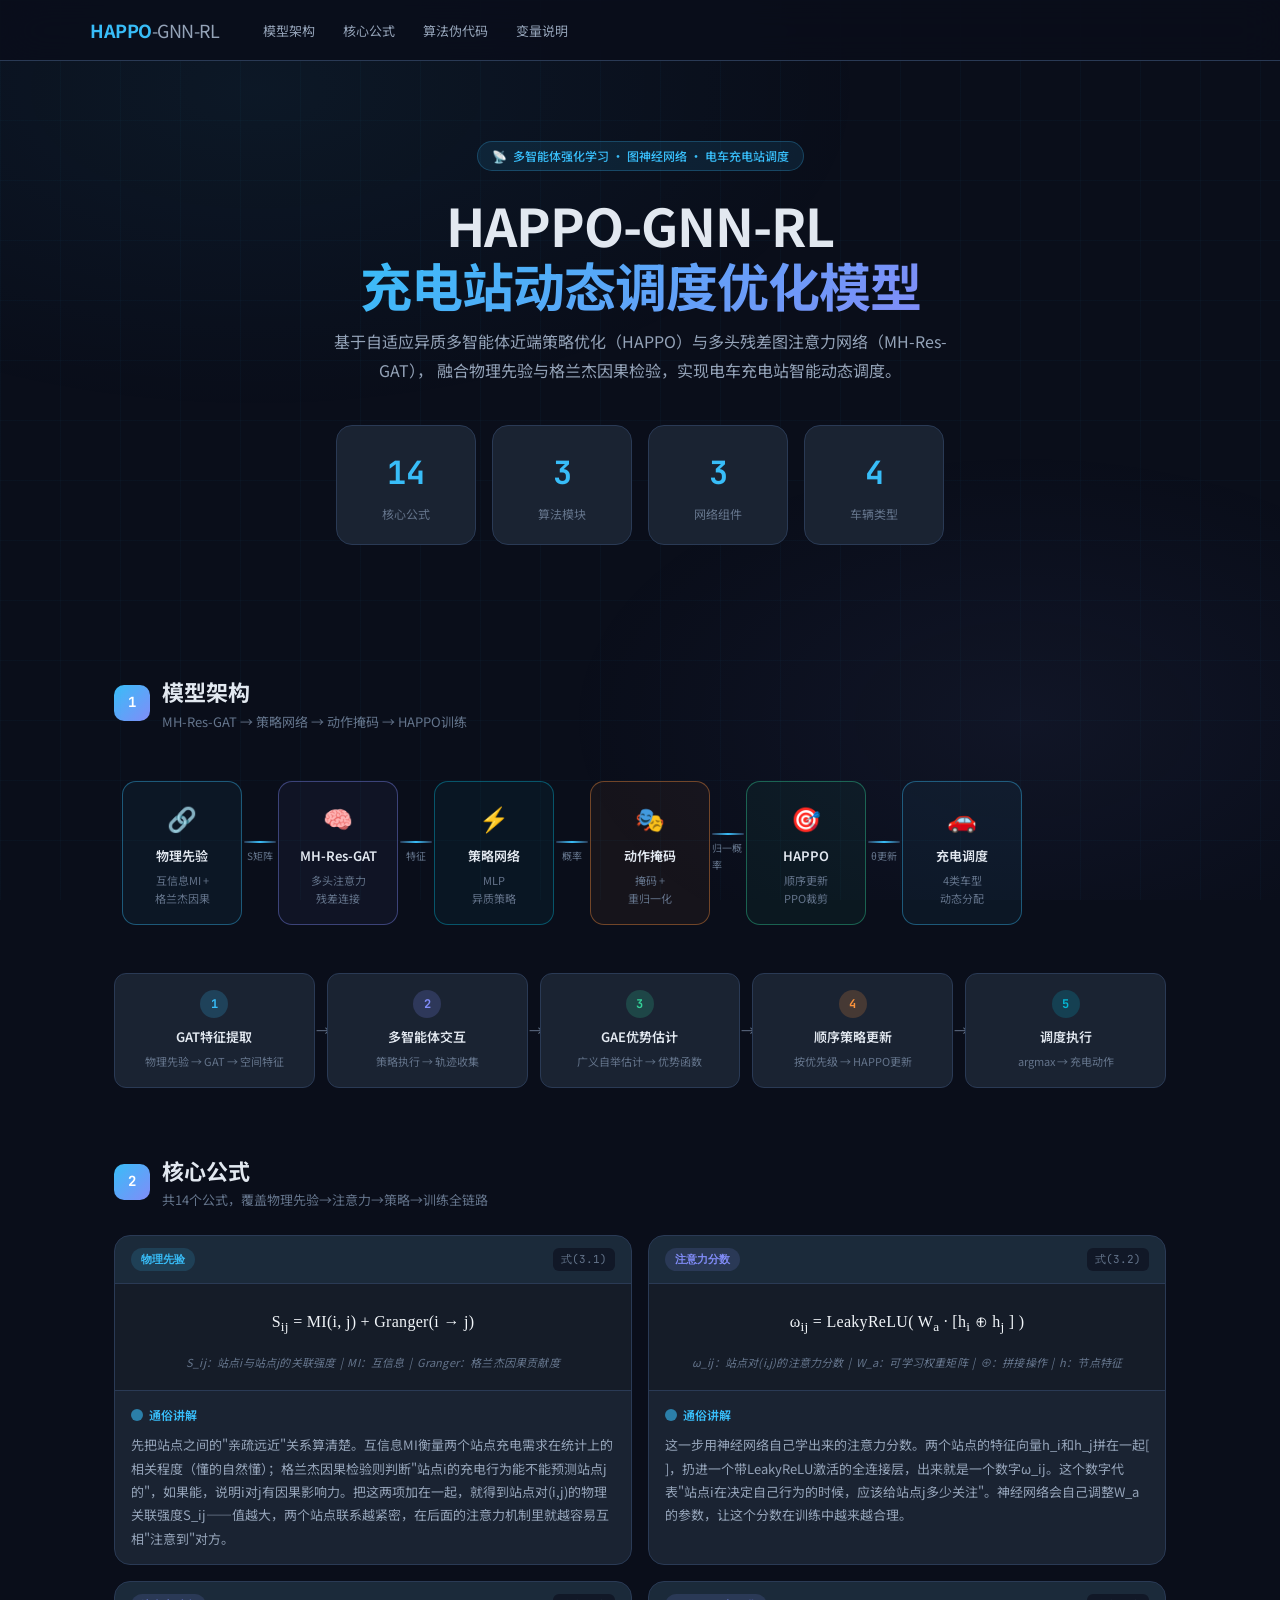
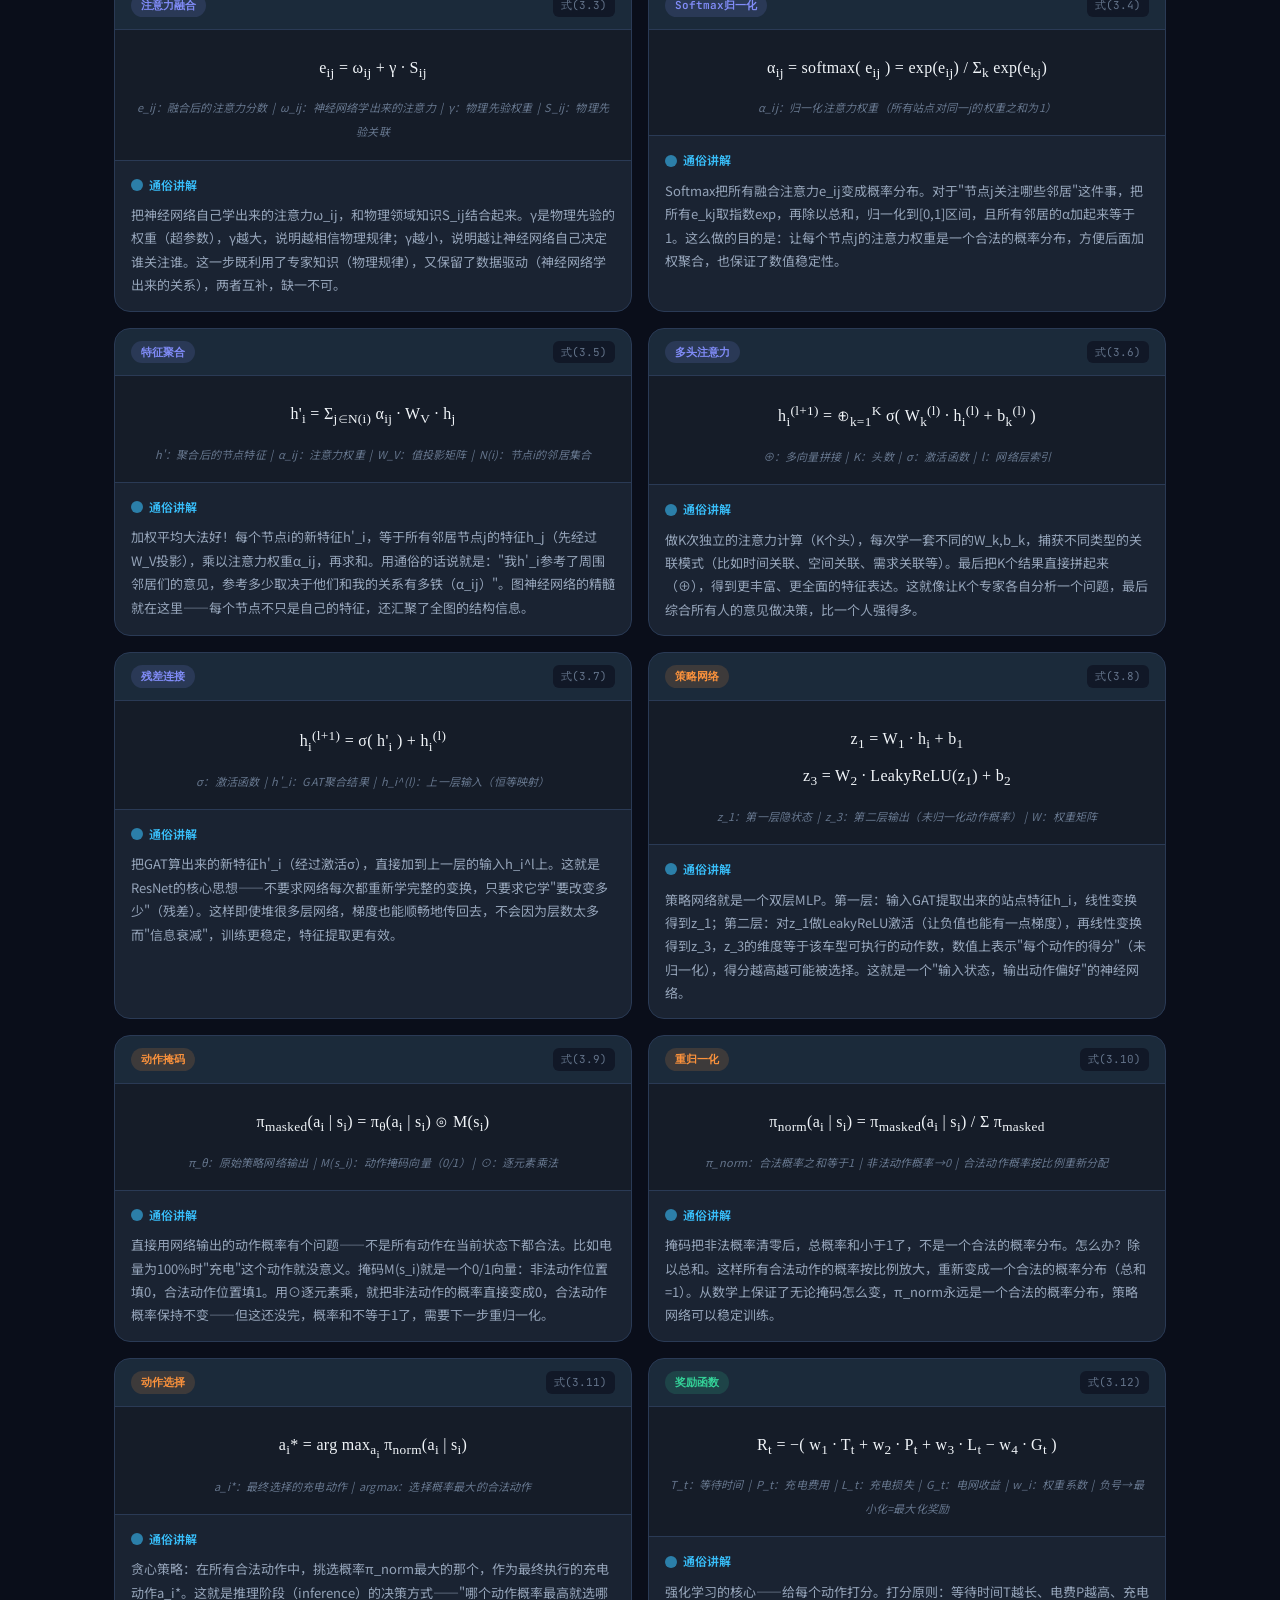
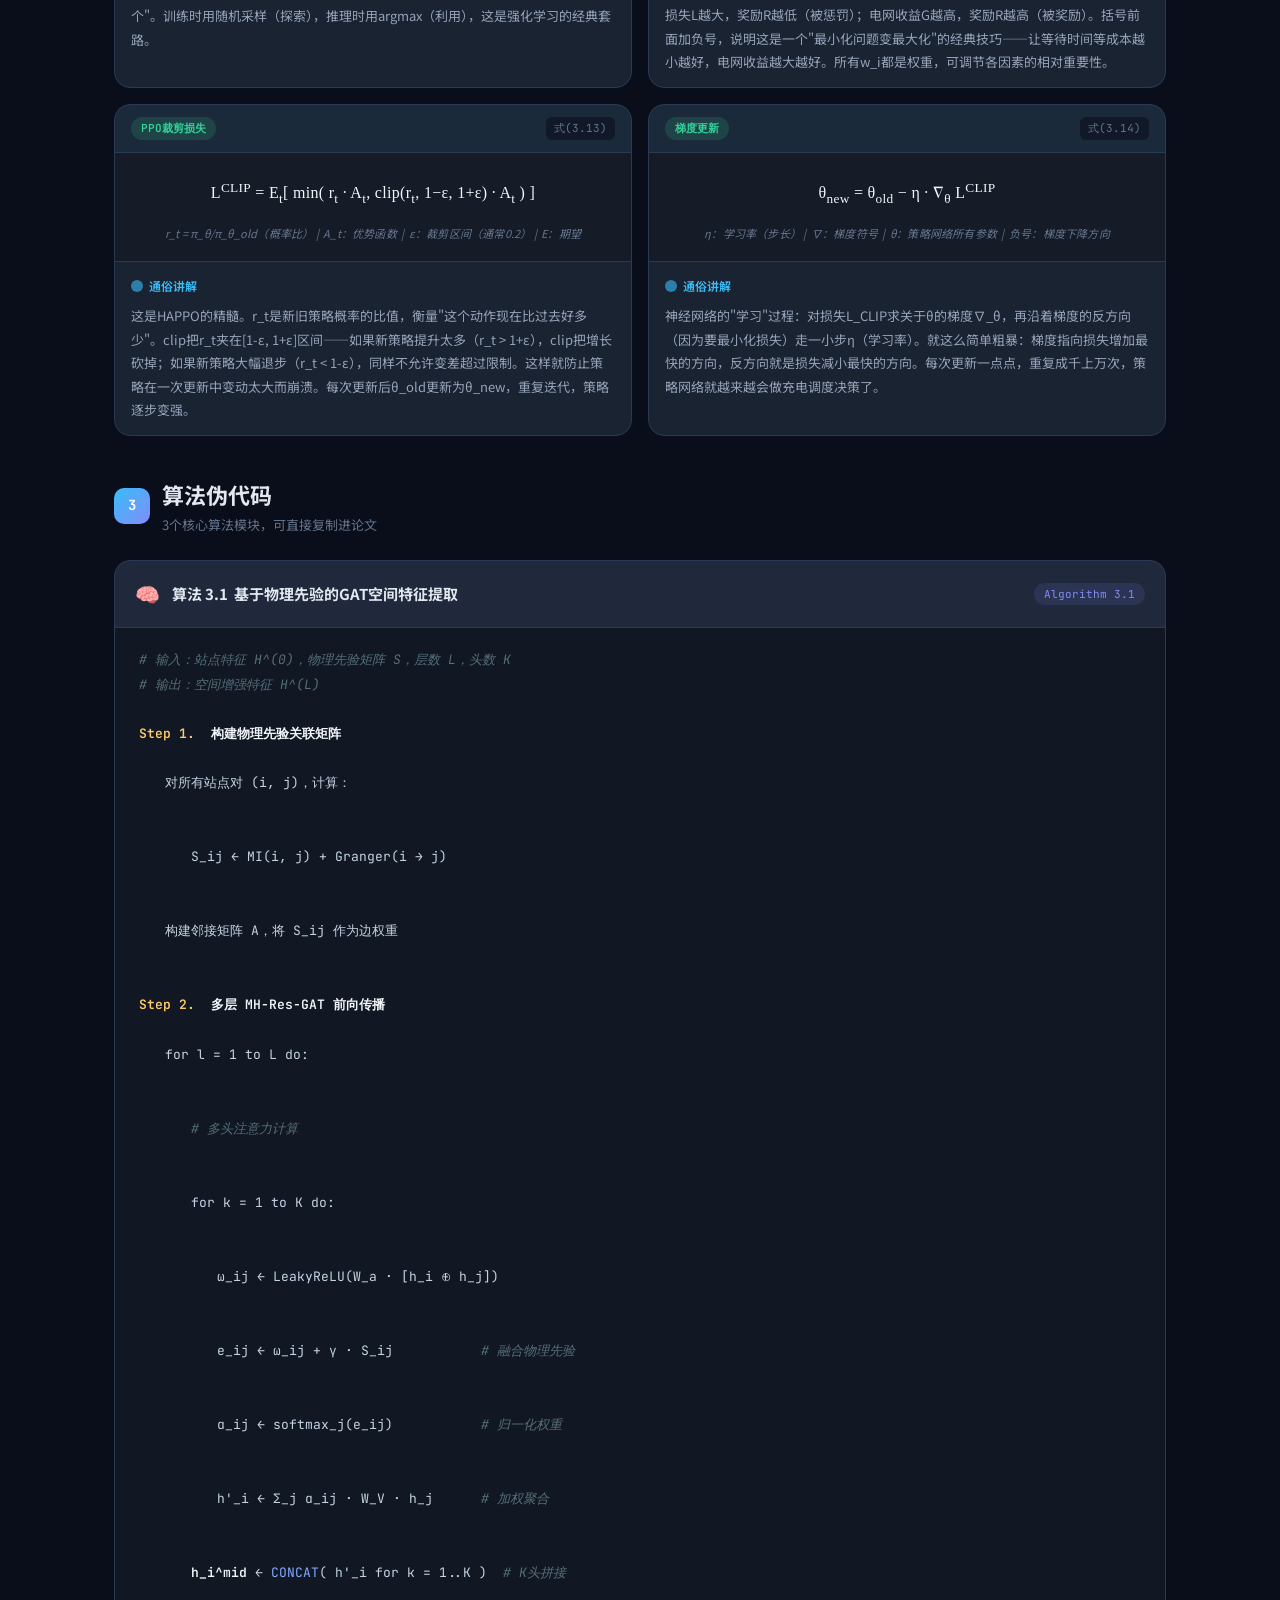
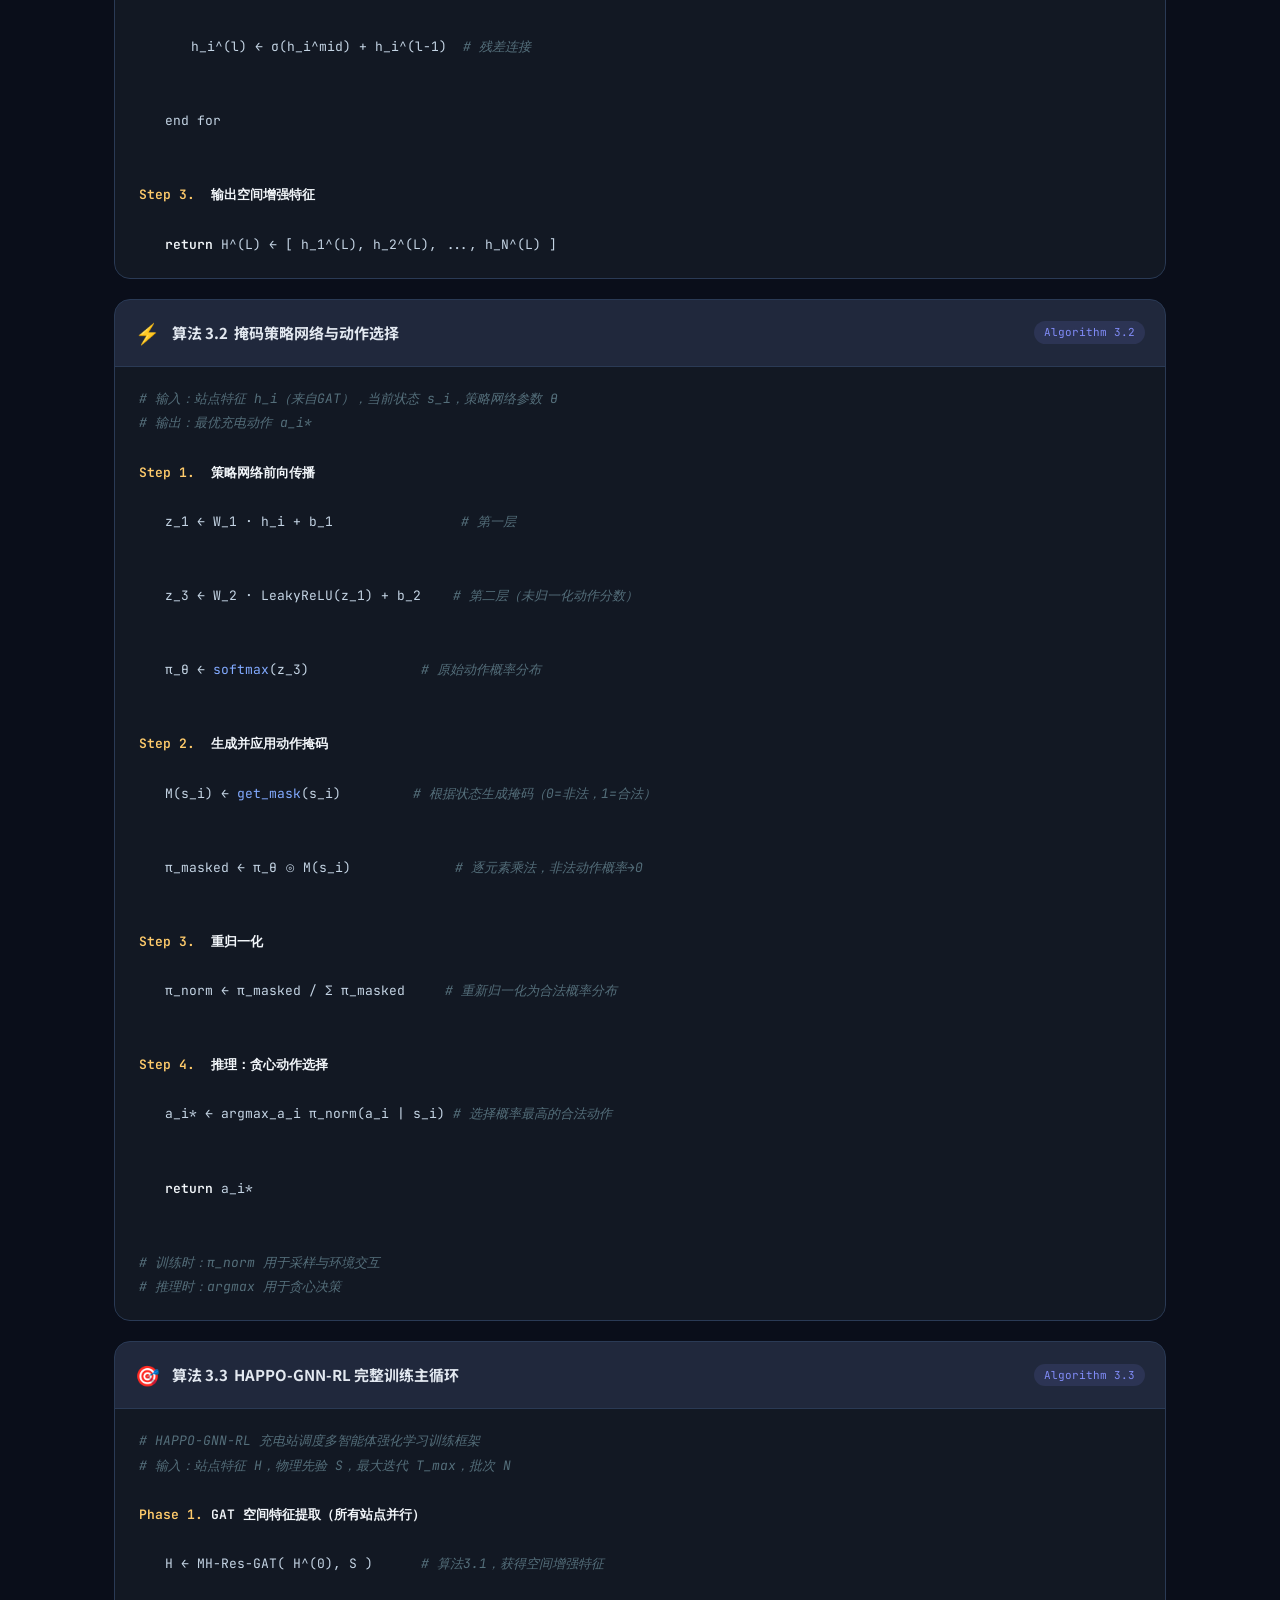
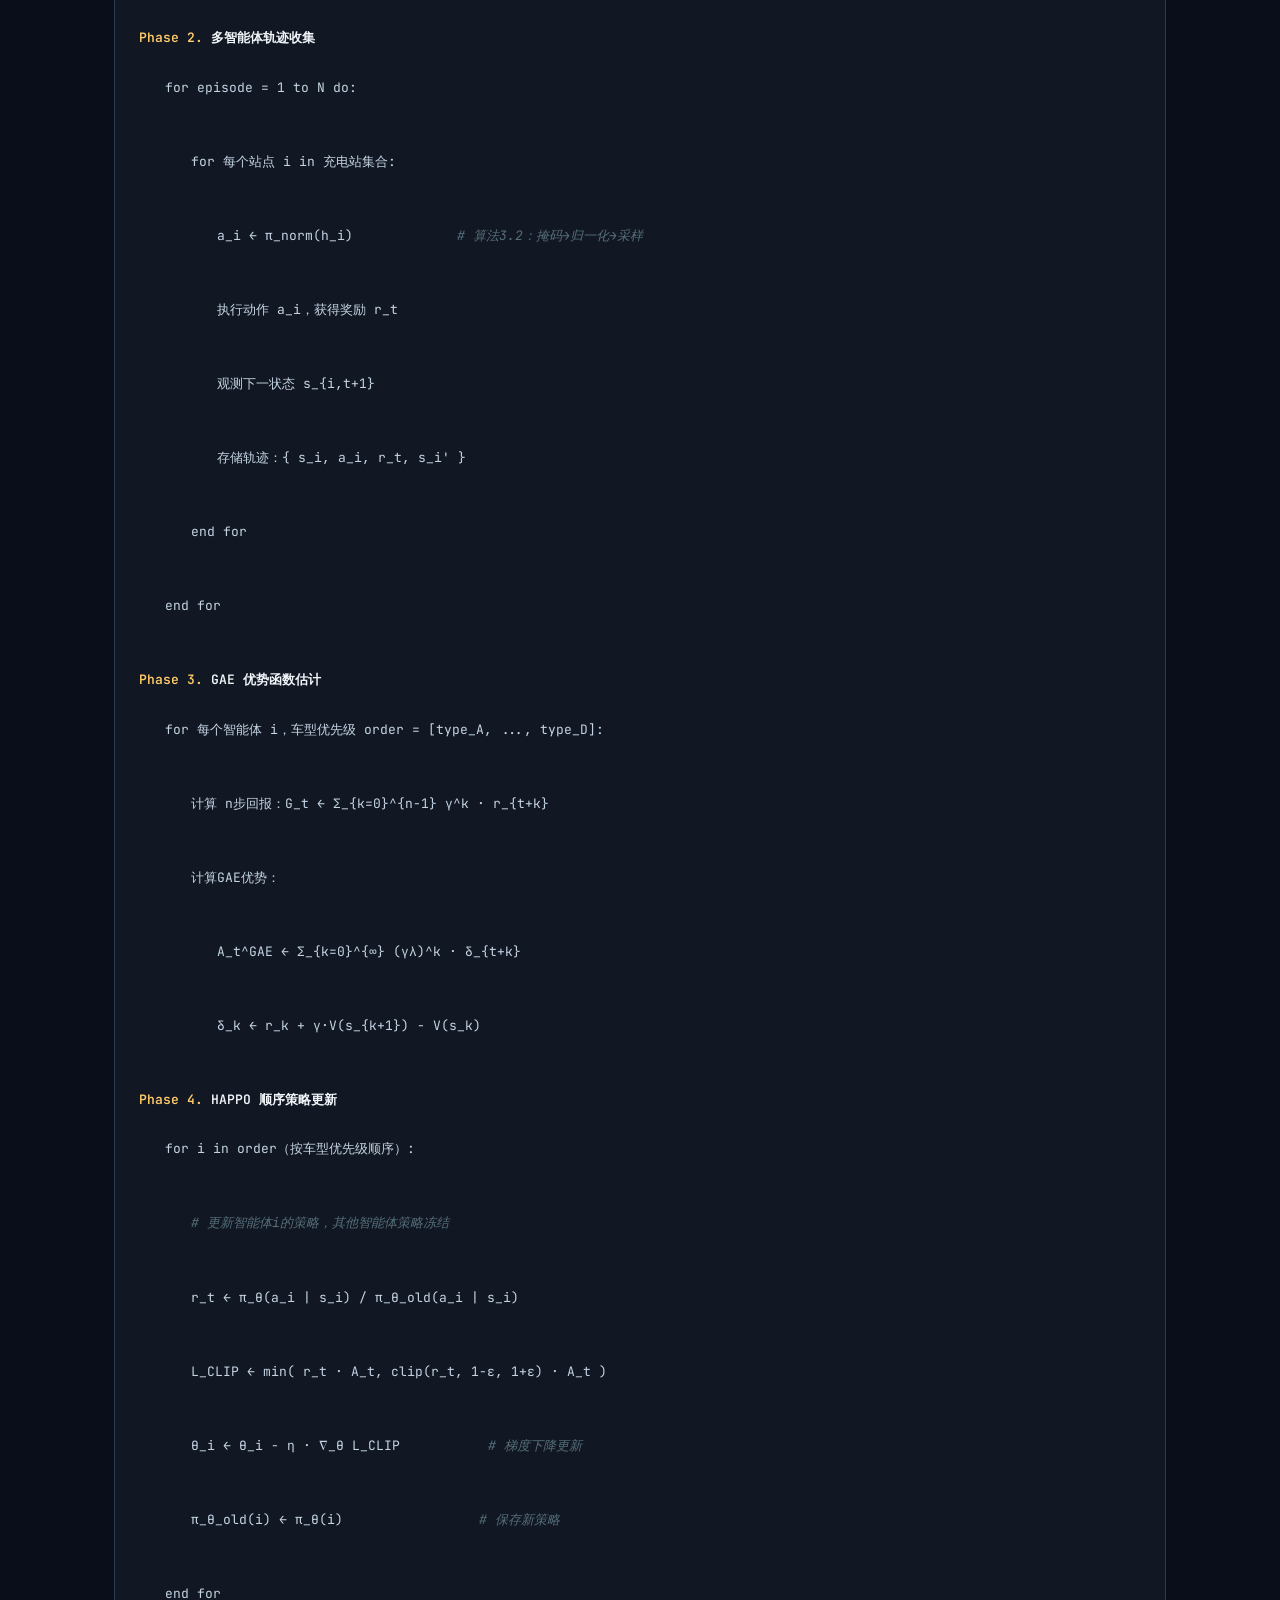
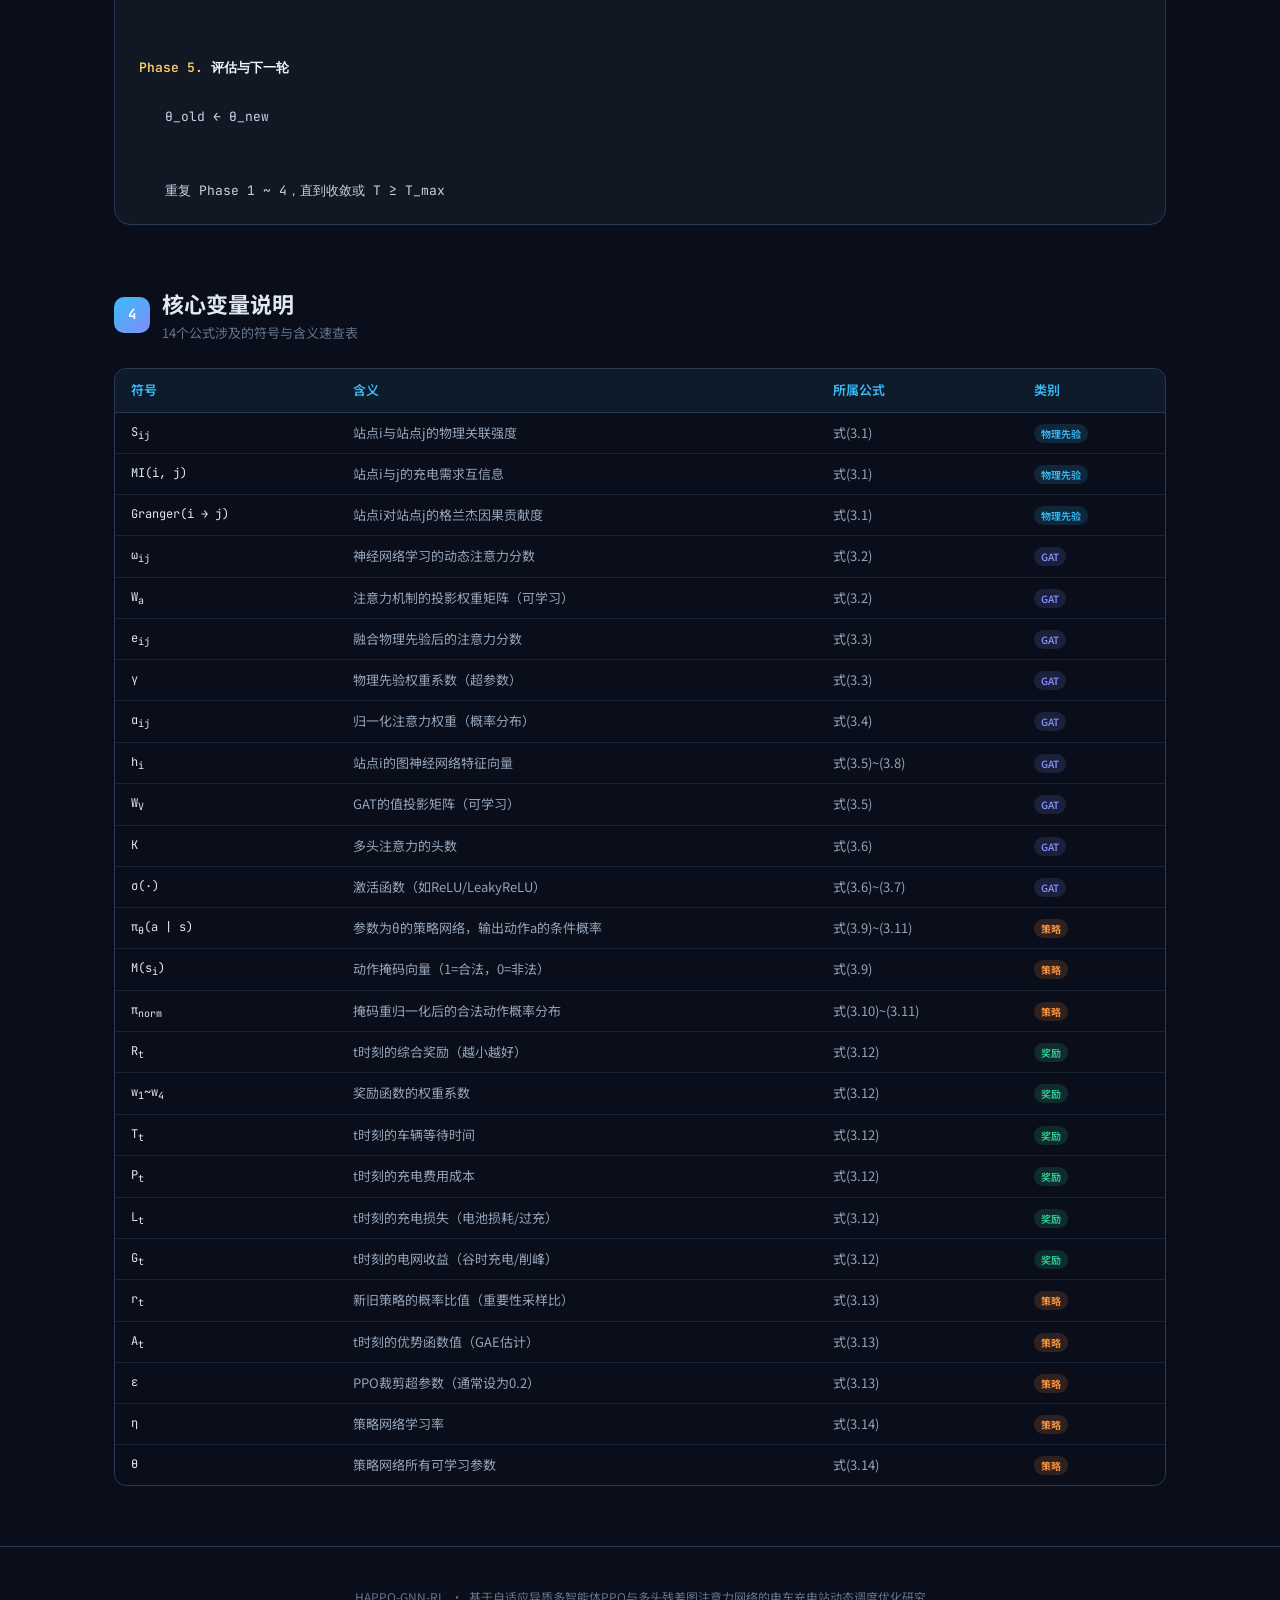
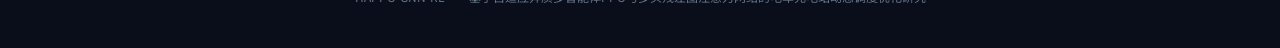
<file: happo_gnn_rl_model.html>
<!DOCTYPE html>
<html lang="zh-CN">
<head>
<meta charset="UTF-8">
<meta name="viewport" content="width=device-width, initial-scale=1.0">
<title>HAPPO-GNN-RL 模型算法 | 电车充电站动态调度优化</title>
<link href="https://fonts.googleapis.com/css2?family=Noto+Sans+SC:wght@300;400;500;700&family=JetBrains+Mono:wght@400;500&display=swap" rel="stylesheet">
<style>
  :root {
    --bg: #0a0e1a;
    --surface: #111827;
    --card: #1a2332;
    --card-hover: #1e2d45;
    --border: #2a3a55;
    --accent: #38bdf8;
    --accent2: #818cf8;
    --accent3: #34d399;
    --accent4: #fb923c;
    --text: #e2e8f0;
    --text-muted: #94a3b8;
    --text-dim: #64748b;
    --glow: rgba(56, 189, 248, 0.15);
    --glow2: rgba(129, 140, 248, 0.15);
  }

  * { margin: 0; padding: 0; box-sizing: border-box; }

  body {
    font-family: 'Noto Sans SC', sans-serif;
    background: var(--bg);
    color: var(--text);
    line-height: 1.7;
    overflow-x: hidden;
  }

  /* 背景粒子 */
  body::before {
    content: '';
    position: fixed;
    top: 0; left: 0; right: 0; bottom: 0;
    background:
      radial-gradient(ellipse 80% 60% at 20% 10%, rgba(56,189,248,0.06) 0%, transparent 60%),
      radial-gradient(ellipse 60% 50% at 80% 80%, rgba(129,140,248,0.06) 0%, transparent 60%);
    pointer-events: none;
    z-index: 0;
  }

  /* 网格线 */
  body::after {
    content: '';
    position: fixed;
    top: 0; left: 0; right: 0; bottom: 0;
    background-image:
      linear-gradient(rgba(56,189,248,0.03) 1px, transparent 1px),
      linear-gradient(90deg, rgba(56,189,248,0.03) 1px, transparent 1px);
    background-size: 60px 60px;
    pointer-events: none;
    z-index: 0;
  }

  .container { max-width: 1100px; margin: 0 auto; padding: 0 24px; position: relative; z-index: 1; }

  /* ========== 导航栏 ========== */
  nav {
    position: sticky;
    top: 0;
    z-index: 100;
    background: rgba(10,14,26,0.85);
    backdrop-filter: blur(20px);
    border-bottom: 1px solid var(--border);
    padding: 0 24px;
  }
  nav .nav-inner {
    max-width: 1100px;
    margin: 0 auto;
    display: flex;
    align-items: center;
    gap: 32px;
    height: 60px;
  }
  nav .logo {
    font-size: 18px;
    font-weight: 700;
    color: var(--accent);
    letter-spacing: -0.5px;
    white-space: nowrap;
  }
  nav .logo span { color: var(--text-muted); font-weight: 400; }
  nav .nav-links { display: flex; gap: 4px; list-style: none; }
  nav .nav-links a {
    color: var(--text-muted);
    text-decoration: none;
    font-size: 13px;
    padding: 6px 12px;
    border-radius: 8px;
    transition: all 0.2s;
  }
  nav .nav-links a:hover { color: var(--text); background: var(--card); }
  nav .nav-links a.active { color: var(--accent); background: rgba(56,189,248,0.1); }

  /* ========== Hero ========== */
  .hero {
    padding: 80px 0 60px;
    text-align: center;
  }
  .hero-badge {
    display: inline-flex;
    align-items: center;
    gap: 6px;
    background: rgba(56,189,248,0.1);
    border: 1px solid rgba(56,189,248,0.25);
    color: var(--accent);
    font-size: 12px;
    padding: 4px 14px;
    border-radius: 100px;
    margin-bottom: 24px;
    font-weight: 500;
  }
  .hero h1 {
    font-size: clamp(28px, 5vw, 52px);
    font-weight: 700;
    line-height: 1.15;
    letter-spacing: -1px;
    margin-bottom: 12px;
  }
  .hero h1 .line1 { color: var(--text); }
  .hero h1 .line2 { background: linear-gradient(135deg, var(--accent), var(--accent2)); -webkit-background-clip: text; -webkit-text-fill-color: transparent; }
  .hero .subtitle {
    font-size: 16px;
    color: var(--text-muted);
    max-width: 640px;
    margin: 0 auto 40px;
    line-height: 1.8;
  }
  .hero-cards {
    display: flex;
    gap: 16px;
    justify-content: center;
    flex-wrap: wrap;
    margin-bottom: 48px;
  }
  .hero-stat {
    background: var(--card);
    border: 1px solid var(--border);
    border-radius: 16px;
    padding: 20px 28px;
    text-align: center;
    min-width: 140px;
  }
  .hero-stat .num {
    font-size: 32px;
    font-weight: 700;
    font-family: 'JetBrains Mono', monospace;
    color: var(--accent);
  }
  .hero-stat .label { font-size: 12px; color: var(--text-dim); margin-top: 4px; }

  /* ========== 架构图 ========== */
  .arch-section { padding: 20px 0 40px; }
  .arch-title {
    font-size: 20px;
    font-weight: 700;
    margin-bottom: 6px;
    color: var(--text);
  }
  .arch-subtitle { font-size: 13px; color: var(--text-dim); margin-bottom: 24px; }
  .arch-flow {
    display: flex;
    align-items: center;
    gap: 0;
    overflow-x: auto;
    padding: 24px 8px;
    scrollbar-width: thin;
    scrollbar-color: var(--border) transparent;
  }
  .arch-flow::-webkit-scrollbar { height: 4px; }
  .arch-flow::-webkit-scrollbar-thumb { background: var(--border); border-radius: 2px; }
  .arch-node {
    flex: 0 0 auto;
    background: var(--card);
    border: 1px solid var(--border);
    border-radius: 14px;
    padding: 16px 20px;
    text-align: center;
    min-width: 120px;
    position: relative;
  }
  .arch-node .node-icon { font-size: 24px; margin-bottom: 6px; }
  .arch-node .node-name { font-size: 13px; font-weight: 600; color: var(--text); }
  .arch-node .node-desc { font-size: 11px; color: var(--text-dim); margin-top: 4px; }
  .arch-node.blue { border-color: rgba(56,189,248,0.4); background: rgba(56,189,248,0.05); }
  .arch-node.purple { border-color: rgba(129,140,248,0.4); background: rgba(129,140,248,0.05); }
  .arch-node.green { border-color: rgba(52,211,153,0.4); background: rgba(52,211,153,0.05); }
  .arch-node.orange { border-color: rgba(251,146,60,0.4); background: rgba(251,146,60,0.05); }
  .arch-node.cyan { border-color: rgba(6,182,212,0.4); background: rgba(6,182,212,0.05); }
  .arch-arrow {
    flex: 0 0 32px;
    display: flex;
    flex-direction: column;
    align-items: center;
    gap: 4px;
    padding: 0 2px;
  }
  .arch-arrow .line {
    width: 32px;
    height: 2px;
    background: linear-gradient(90deg, var(--border), var(--accent), var(--border));
    border-radius: 1px;
  }
  .arch-arrow .arrow-text { font-size: 10px; color: var(--text-dim); }

  /* ========== 通用区块 ========== */
  .section { padding: 20px 0; }
  .section-header {
    display: flex;
    align-items: center;
    gap: 12px;
    margin-bottom: 24px;
  }
  .section-num {
    width: 36px; height: 36px;
    background: linear-gradient(135deg, var(--accent), var(--accent2));
    border-radius: 10px;
    display: flex;
    align-items: center;
    justify-content: center;
    font-size: 14px;
    font-weight: 700;
    color: white;
    font-family: 'JetBrains Mono', monospace;
    flex-shrink: 0;
  }
  .section-title {
    font-size: 22px;
    font-weight: 700;
    color: var(--text);
  }
  .section-subtitle { font-size: 13px; color: var(--text-dim); }

  /* ========== 公式卡片 ========== */
  .formula-grid {
    display: grid;
    grid-template-columns: repeat(auto-fill, minmax(500px, 1fr));
    gap: 16px;
  }
  @media(max-width: 600px) {
    .formula-grid { grid-template-columns: 1fr; }
  }

  .formula-card {
    background: var(--card);
    border: 1px solid var(--border);
    border-radius: 16px;
    overflow: hidden;
    transition: all 0.3s;
  }
  .formula-card:hover {
    border-color: rgba(56,189,248,0.3);
    box-shadow: 0 0 24px var(--glow);
    transform: translateY(-2px);
  }
  .formula-card-header {
    display: flex;
    align-items: center;
    gap: 10px;
    padding: 12px 16px;
    background: rgba(56,189,248,0.04);
    border-bottom: 1px solid var(--border);
  }
  .formula-card-header .tag {
    font-size: 11px;
    font-weight: 600;
    padding: 2px 10px;
    border-radius: 100px;
    font-family: 'JetBrains Mono', monospace;
  }
  .tag-formula { background: rgba(56,189,248,0.15); color: var(--accent); }
  .tag-step { background: rgba(129,140,248,0.15); color: var(--accent2); }
  .tag-loss { background: rgba(52,211,153,0.15); color: var(--accent3); }
  .tag-action { background: rgba(251,146,60,0.15); color: var(--accent4); }
  .tag-label { background: rgba(6,182,212,0.15); color: #06b6d4; }

  .formula-number {
    margin-left: auto;
    font-size: 11px;
    color: var(--text-dim);
    font-family: 'JetBrains Mono', monospace;
    background: var(--surface);
    padding: 2px 8px;
    border-radius: 6px;
  }

  .formula-display {
    padding: 20px 20px 16px;
    text-align: center;
    font-family: 'Cambria Math', 'Noto Serif SC', serif;
    font-size: 15px;
    color: var(--text);
    line-height: 2.2;
    background: rgba(0,0,0,0.2);
    border-bottom: 1px solid var(--border);
    letter-spacing: 0.3px;
  }
  .formula-display .main-eq {
    display: block;
    font-size: 16px;
    color: #f1f5f9;
    margin-bottom: 8px;
  }
  .formula-display .var-note {
    display: block;
    font-size: 11px;
    color: var(--text-dim);
    font-family: 'Noto Sans SC', sans-serif;
    font-style: italic;
    letter-spacing: 0.2px;
  }

  .formula-explain {
    padding: 14px 16px;
  }
  .formula-explain h4 {
    font-size: 12px;
    font-weight: 600;
    color: var(--accent);
    margin-bottom: 8px;
    display: flex;
    align-items: center;
    gap: 6px;
  }
  .formula-explain h4::before {
    content: '';
    width: 12px;
    height: 12px;
    background: var(--accent);
    border-radius: 50%;
    opacity: 0.6;
  }
  .formula-explain p {
    font-size: 13px;
    color: var(--text-muted);
    line-height: 1.8;
  }

  /* ========== 算法区块 ========== */
  .algo-card {
    background: var(--card);
    border: 1px solid var(--border);
    border-radius: 16px;
    overflow: hidden;
    margin-bottom: 20px;
    transition: all 0.3s;
  }
  .algo-card:hover {
    border-color: rgba(129,140,248,0.3);
    box-shadow: 0 0 20px var(--glow2);
  }
  .algo-header {
    padding: 16px 20px;
    background: rgba(129,140,248,0.05);
    border-bottom: 1px solid var(--border);
    display: flex;
    align-items: center;
    gap: 12px;
  }
  .algo-icon { font-size: 20px; }
  .algo-title { font-size: 15px; font-weight: 700; color: var(--text); }
  .algo-tag {
    margin-left: auto;
    font-size: 11px;
    color: var(--accent2);
    background: rgba(129,140,248,0.12);
    padding: 2px 10px;
    border-radius: 100px;
    font-family: 'JetBrains Mono', monospace;
  }
  .algo-body { padding: 0; }
  .algo-code {
    font-family: 'JetBrains Mono', monospace;
    font-size: 13px;
    line-height: 1.9;
    padding: 20px 24px;
    background: rgba(0,0,0,0.3);
    color: #c4d4e4;
    overflow-x: auto;
  }
  .algo-code::-webkit-scrollbar { height: 4px; }
  .algo-code::-webkit-scrollbar-thumb { background: var(--border); border-radius: 2px; }
  .algo-code .kw { color: #c792ea; font-weight: 600; }
  .algo-code .fn { color: #82aaff; }
  .algo-code .num { color: #f78c6c; }
  .algo-code .comment { color: #546e7a; font-style: italic; }
  .algo-code .indent { padding-left: 2em; display: block; }
  .algo-code .indent2 { padding-left: 4em; display: block; }
  .algo-code .indent3 { padding-left: 6em; display: block; }
  .algo-code .step { color: #ffcb6b; font-weight: 600; }
  .algo-code .arrow { color: var(--accent3); }
  .algo-code .bold { color: #f1f5f9; font-weight: 600; }

  /* ========== 流程阶段 ========== */
  .phase-strip {
    display: grid;
    grid-template-columns: repeat(5, 1fr);
    gap: 12px;
    margin: 24px 0;
  }
  @media(max-width: 768px) {
    .phase-strip { grid-template-columns: 1fr 1fr; }
  }
  .phase-item {
    background: var(--card);
    border: 1px solid var(--border);
    border-radius: 12px;
    padding: 16px;
    text-align: center;
    position: relative;
  }
  .phase-item::after {
    content: '→';
    position: absolute;
    right: -16px;
    top: 50%;
    transform: translateY(-50%);
    color: var(--text-dim);
    font-size: 14px;
  }
  .phase-item:last-child::after { display: none; }
  .phase-num {
    width: 28px; height: 28px;
    border-radius: 50%;
    display: flex;
    align-items: center;
    justify-content: center;
    font-size: 12px;
    font-weight: 700;
    margin: 0 auto 8px;
    font-family: 'JetBrains Mono', monospace;
  }
  .phase-item:nth-child(1) .phase-num { background: rgba(56,189,248,0.2); color: var(--accent); }
  .phase-item:nth-child(2) .phase-num { background: rgba(129,140,248,0.2); color: var(--accent2); }
  .phase-item:nth-child(3) .phase-num { background: rgba(52,211,153,0.2); color: var(--accent3); }
  .phase-item:nth-child(4) .phase-num { background: rgba(251,146,60,0.2); color: var(--accent4); }
  .phase-item:nth-child(5) .phase-num { background: rgba(6,182,212,0.2); color: #06b6d4; }
  .phase-item .phase-name { font-size: 13px; font-weight: 600; color: var(--text); }
  .phase-item .phase-desc { font-size: 11px; color: var(--text-dim); margin-top: 4px; }

  /* ========== 变量表 ========== */
  .var-table-wrap {
    overflow-x: auto;
    border-radius: 12px;
    border: 1px solid var(--border);
    margin-top: 24px;
  }
  .var-table { width: 100%; border-collapse: collapse; font-size: 13px; }
  .var-table th {
    background: rgba(56,189,248,0.08);
    color: var(--accent);
    padding: 10px 16px;
    text-align: left;
    font-weight: 600;
    border-bottom: 1px solid var(--border);
    white-space: nowrap;
  }
  .var-table td {
    padding: 9px 16px;
    color: var(--text-muted);
    border-bottom: 1px solid rgba(42,58,85,0.5);
    vertical-align: top;
  }
  .var-table tr:last-child td { border-bottom: none; }
  .var-table tr:hover td { background: rgba(56,189,248,0.03); }
  .var-table .sym { font-family: 'JetBrains Mono', monospace; color: var(--text); font-size: 12px; }
  .var-table .role-badge {
    display: inline-block;
    font-size: 10px;
    padding: 1px 7px;
    border-radius: 100px;
    font-weight: 600;
  }
  .role-physics { background: rgba(56,189,248,0.15); color: var(--accent); }
  .role-gat { background: rgba(129,140,248,0.15); color: var(--accent2); }
  .role-policy { background: rgba(251,146,60,0.15); color: var(--accent4); }
  .role-reward { background: rgba(52,211,153,0.15); color: var(--accent3); }

  /* ========== 页脚 ========== */
  footer {
    text-align: center;
    padding: 40px 24px;
    color: var(--text-dim);
    font-size: 12px;
    border-top: 1px solid var(--border);
    margin-top: 40px;
  }

  /* 动画 */
  @keyframes fadeInUp {
    from { opacity: 0; transform: translateY(20px); }
    to { opacity: 1; transform: translateY(0); }
  }
  .section { animation: fadeInUp 0.6s ease both; }
  .section:nth-child(2) { animation-delay: 0.1s; }
  .section:nth-child(3) { animation-delay: 0.2s; }
  .section:nth-child(4) { animation-delay: 0.3s; }
</style>
</head>
<body>

<!-- 导航栏 -->
<nav>
  <div class="nav-inner">
    <div class="logo">HAPPO<span>-GNN-RL</span></div>
    <ul class="nav-links">
      <li><a href="#arch" class="active">模型架构</a></li>
      <li><a href="#formulas">核心公式</a></li>
      <li><a href="#algorithms">算法伪代码</a></li>
      <li><a href="#variables">变量说明</a></li>
    </ul>
  </div>
</nav>

<!-- Hero -->
<section class="hero">
  <div class="container">
    <div class="hero-badge">
      <span>📡</span> 多智能体强化学习 · 图神经网络 · 电车充电站调度
    </div>
    <h1>
      <span class="line1">HAPPO-GNN-RL</span><br>
      <span class="line2">充电站动态调度优化模型</span>
    </h1>
    <p class="subtitle">
      基于自适应异质多智能体近端策略优化（HAPPO）与多头残差图注意力网络（MH-Res-GAT），
      融合物理先验与格兰杰因果检验，实现电车充电站智能动态调度。
    </p>
    <div class="hero-cards">
      <div class="hero-stat"><div class="num">14</div><div class="label">核心公式</div></div>
      <div class="hero-stat"><div class="num">3</div><div class="label">算法模块</div></div>
      <div class="hero-stat"><div class="num">3</div><div class="label">网络组件</div></div>
      <div class="hero-stat"><div class="num">4</div><div class="label">车辆类型</div></div>
    </div>
  </div>
</section>

<!-- 架构图 -->
<section class="arch-section section" id="arch">
  <div class="container">
    <div class="section-header">
      <div class="section-num">1</div>
      <div>
        <div class="section-title">模型架构</div>
        <div class="section-subtitle">MH-Res-GAT → 策略网络 → 动作掩码 → HAPPO训练</div>
      </div>
    </div>
    <div class="arch-flow">
      <div class="arch-node blue">
        <div class="node-icon">🔗</div>
        <div class="node-name">物理先验</div>
        <div class="node-desc">互信息MI +<br>格兰杰因果</div>
      </div>
      <div class="arch-arrow"><div class="line"></div><div class="arrow-text">S矩阵</div></div>
      <div class="arch-node purple">
        <div class="node-icon">🧠</div>
        <div class="node-name">MH-Res-GAT</div>
        <div class="node-desc">多头注意力<br>残差连接</div>
      </div>
      <div class="arch-arrow"><div class="line"></div><div class="arrow-text">特征</div></div>
      <div class="arch-node cyan">
        <div class="node-icon">⚡</div>
        <div class="node-name">策略网络</div>
        <div class="node-desc">MLP<br>异质策略</div>
      </div>
      <div class="arch-arrow"><div class="line"></div><div class="arrow-text">概率</div></div>
      <div class="arch-node orange">
        <div class="node-icon">🎭</div>
        <div class="node-name">动作掩码</div>
        <div class="node-desc">掩码 +<br>重归一化</div>
      </div>
      <div class="arch-arrow"><div class="line"></div><div class="arrow-text">归一概率</div></div>
      <div class="arch-node green">
        <div class="node-icon">🎯</div>
        <div class="node-name">HAPPO</div>
        <div class="node-desc">顺序更新<br>PPO裁剪</div>
      </div>
      <div class="arch-arrow"><div class="line"></div><div class="arrow-text">θ更新</div></div>
      <div class="arch-node blue">
        <div class="node-icon">🚗</div>
        <div class="node-name">充电调度</div>
        <div class="node-desc">4类车型<br>动态分配</div>
      </div>
    </div>

    <!-- 训练流程 -->
    <div class="phase-strip">
      <div class="phase-item">
        <div class="phase-num">1</div>
        <div class="phase-name">GAT特征提取</div>
        <div class="phase-desc">物理先验 → GAT → 空间特征</div>
      </div>
      <div class="phase-item">
        <div class="phase-num">2</div>
        <div class="phase-name">多智能体交互</div>
        <div class="phase-desc">策略执行 → 轨迹收集</div>
      </div>
      <div class="phase-item">
        <div class="phase-num">3</div>
        <div class="phase-name">GAE优势估计</div>
        <div class="phase-desc">广义自举估计 → 优势函数</div>
      </div>
      <div class="phase-item">
        <div class="phase-num">4</div>
        <div class="phase-name">顺序策略更新</div>
        <div class="phase-desc">按优先级 → HAPPO更新</div>
      </div>
      <div class="phase-item">
        <div class="phase-num">5</div>
        <div class="phase-name">调度执行</div>
        <div class="phase-desc">argmax → 充电动作</div>
      </div>
    </div>
  </div>
</section>

<!-- 公式列表 -->
<section class="section" id="formulas">
  <div class="container">
    <div class="section-header">
      <div class="section-num">2</div>
      <div>
        <div class="section-title">核心公式</div>
        <div class="section-subtitle">共14个公式，覆盖物理先验→注意力→策略→训练全链路</div>
      </div>
    </div>

    <div class="formula-grid">

      <!-- 式(3.1) 物理先验 -->
      <div class="formula-card">
        <div class="formula-card-header">
          <span class="tag tag-formula">物理先验</span>
          <span class="formula-number">式(3.1)</span>
        </div>
        <div class="formula-display">
          <span class="main-eq">S<sub>ij</sub> = MI(i, j) + Granger(i → j)</span>
          <span class="var-note">S_ij：站点i与站点j的关联强度 &nbsp;|&nbsp; MI：互信息 &nbsp;|&nbsp; Granger：格兰杰因果贡献度</span>
        </div>
        <div class="formula-explain">
          <h4>通俗讲解</h4>
          <p>先把站点之间的"亲疏远近"关系算清楚。互信息MI衡量两个站点充电需求在统计上的相关程度（懂的自然懂）；格兰杰因果检验则判断"站点i的充电行为能不能预测站点j的"，如果能，说明i对j有因果影响力。把这两项加在一起，就得到站点对(i,j)的物理关联强度S_ij——值越大，两个站点联系越紧密，在后面的注意力机制里就越容易互相"注意到"对方。</p>
        </div>
      </div>

      <!-- 式(3.2) 动态注意力 -->
      <div class="formula-card">
        <div class="formula-card-header">
          <span class="tag tag-step">注意力分数</span>
          <span class="formula-number">式(3.2)</span>
        </div>
        <div class="formula-display">
          <span class="main-eq">ω<sub>ij</sub> = LeakyReLU( W<sub>a</sub> · [h<sub>i</sub> ⊕ h<sub>j</sub> ] )</span>
          <span class="var-note">ω_ij：站点对(i,j)的注意力分数 &nbsp;|&nbsp; W_a：可学习权重矩阵 &nbsp;|&nbsp; ⊕：拼接操作 &nbsp;|&nbsp; h：节点特征</span>
        </div>
        <div class="formula-explain">
          <h4>通俗讲解</h4>
          <p>这一步用神经网络自己学出来的注意力分数。两个站点的特征向量h_i和h_j拼在一起[ ]，扔进一个带LeakyReLU激活的全连接层，出来就是一个数字ω_ij。这个数字代表"站点i在决定自己行为的时候，应该给站点j多少关注"。神经网络会自己调整W_a的参数，让这个分数在训练中越来越合理。</p>
        </div>
      </div>

      <!-- 式(3.3) 注意力融合 -->
      <div class="formula-card">
        <div class="formula-card-header">
          <span class="tag tag-step">注意力融合</span>
          <span class="formula-number">式(3.3)</span>
        </div>
        <div class="formula-display">
          <span class="main-eq">e<sub>ij</sub> = ω<sub>ij</sub> + γ · S<sub>ij</sub></span>
          <span class="var-note">e_ij：融合后的注意力分数 &nbsp;|&nbsp; ω_ij：神经网络学出来的注意力 &nbsp;|&nbsp; γ：物理先验权重 &nbsp;|&nbsp; S_ij：物理先验关联</span>
        </div>
        <div class="formula-explain">
          <h4>通俗讲解</h4>
          <p>把神经网络自己学出来的注意力ω_ij，和物理领域知识S_ij结合起来。γ是物理先验的权重（超参数），γ越大，说明越相信物理规律；γ越小，说明越让神经网络自己决定谁关注谁。这一步既利用了专家知识（物理规律），又保留了数据驱动（神经网络学出来的关系），两者互补，缺一不可。</p>
        </div>
      </div>

      <!-- 式(3.4) 归一化 -->
      <div class="formula-card">
        <div class="formula-card-header">
          <span class="tag tag-step">Softmax归一化</span>
          <span class="formula-number">式(3.4)</span>
        </div>
        <div class="formula-display">
          <span class="main-eq">α<sub>ij</sub> = softmax( e<sub>ij</sub> ) = exp(e<sub>ij</sub>) / Σ<sub>k</sub> exp(e<sub>kj</sub>)</span>
          <span class="var-note">α_ij：归一化注意力权重（所有站点对同一j的权重之和为1）</span>
        </div>
        <div class="formula-explain">
          <h4>通俗讲解</h4>
          <p>Softmax把所有融合注意力e_ij变成概率分布。对于"节点j关注哪些邻居"这件事，把所有e_kj取指数exp，再除以总和，归一化到[0,1]区间，且所有邻居的α加起来等于1。这么做的目的是：让每个节点j的注意力权重是一个合法的概率分布，方便后面加权聚合，也保证了数值稳定性。</p>
        </div>
      </div>

      <!-- 式(3.5) 图特征聚合 -->
      <div class="formula-card">
        <div class="formula-card-header">
          <span class="tag tag-step">特征聚合</span>
          <span class="formula-number">式(3.5)</span>
        </div>
        <div class="formula-display">
          <span class="main-eq">h'<sub>i</sub> = Σ<sub>j∈N(i)</sub> α<sub>ij</sub> · W<sub>V</sub> · h<sub>j</sub></span>
          <span class="var-note">h'：聚合后的节点特征 &nbsp;|&nbsp; α_ij：注意力权重 &nbsp;|&nbsp; W_V：值投影矩阵 &nbsp;|&nbsp; N(i)：节点i的邻居集合</span>
        </div>
        <div class="formula-explain">
          <h4>通俗讲解</h4>
          <p>加权平均大法好！每个节点i的新特征h'_i，等于所有邻居节点j的特征h_j（先经过W_V投影），乘以注意力权重α_ij，再求和。用通俗的话说就是："我h'_i参考了周围邻居们的意见，参考多少取决于他们和我的关系有多铁（α_ij）"。图神经网络的精髓就在这里——每个节点不只是自己的特征，还汇聚了全图的结构信息。</p>
        </div>
      </div>

      <!-- 式(3.6) 多头注意力 -->
      <div class="formula-card">
        <div class="formula-card-header">
          <span class="tag tag-step">多头注意力</span>
          <span class="formula-number">式(3.6)</span>
        </div>
        <div class="formula-display">
          <span class="main-eq">h<sub>i</sub><sup>(l+1)</sup> = ⊕<sub>k=1</sub><sup>K</sup> σ( W<sub>k</sub><sup>(l)</sup> · h<sub>i</sub><sup>(l)</sup> + b<sub>k</sub><sup>(l)</sup> )</span>
          <span class="var-note">⊕：多向量拼接 &nbsp;|&nbsp; K：头数 &nbsp;|&nbsp; σ：激活函数 &nbsp;|&nbsp; l：网络层索引</span>
        </div>
        <div class="formula-explain">
          <h4>通俗讲解</h4>
          <p>做K次独立的注意力计算（K个头），每次学一套不同的W_k,b_k，捕获不同类型的关联模式（比如时间关联、空间关联、需求关联等）。最后把K个结果直接拼起来（⊕），得到更丰富、更全面的特征表达。这就像让K个专家各自分析一个问题，最后综合所有人的意见做决策，比一个人强得多。</p>
        </div>
      </div>

      <!-- 式(3.7) 残差连接 -->
      <div class="formula-card">
        <div class="formula-card-header">
          <span class="tag tag-step">残差连接</span>
          <span class="formula-number">式(3.7)</span>
        </div>
        <div class="formula-display">
          <span class="main-eq">h<sub>i</sub><sup>(l+1)</sup> = σ( h'<sub>i</sub> ) + h<sub>i</sub><sup>(l)</sup></span>
          <span class="var-note">σ：激活函数 &nbsp;|&nbsp; h'_i：GAT聚合结果 &nbsp;|&nbsp; h_i^(l)：上一层输入（恒等映射）</span>
        </div>
        <div class="formula-explain">
          <h4>通俗讲解</h4>
          <p>把GAT算出来的新特征h'_i（经过激活σ），直接加到上一层的输入h_i^l上。这就是ResNet的核心思想——不要求网络每次都重新学完整的变换，只要求它学"要改变多少"（残差）。这样即使堆很多层网络，梯度也能顺畅地传回去，不会因为层数太多而"信息衰减"，训练更稳定，特征提取更有效。</p>
        </div>
      </div>

      <!-- 式(3.8) 策略网络MLP -->
      <div class="formula-card">
        <div class="formula-card-header">
          <span class="tag tag-action">策略网络</span>
          <span class="formula-number">式(3.8)</span>
        </div>
        <div class="formula-display">
          <span class="main-eq">z<sub>1</sub> = W<sub>1</sub> · h<sub>i</sub> + b<sub>1</sub><br>
          z<sub>3</sub> = W<sub>2</sub> · LeakyReLU(z<sub>1</sub>) + b<sub>2</sub></span>
          <span class="var-note">z_1：第一层隐状态 &nbsp;|&nbsp; z_3：第二层输出（未归一化动作概率）&nbsp;|&nbsp; W：权重矩阵</span>
        </div>
        <div class="formula-explain">
          <h4>通俗讲解</h4>
          <p>策略网络就是一个双层MLP。第一层：输入GAT提取出来的站点特征h_i，线性变换得到z_1；第二层：对z_1做LeakyReLU激活（让负值也能有一点梯度），再线性变换得到z_3，z_3的维度等于该车型可执行的动作数，数值上表示"每个动作的得分"（未归一化），得分越高越可能被选择。这就是一个"输入状态，输出动作偏好"的神经网络。</p>
        </div>
      </div>

      <!-- 式(3.9) 动作掩码 -->
      <div class="formula-card">
        <div class="formula-card-header">
          <span class="tag tag-action">动作掩码</span>
          <span class="formula-number">式(3.9)</span>
        </div>
        <div class="formula-display">
          <span class="main-eq">π<sub>masked</sub>(a<sub>i</sub> | s<sub>i</sub>) = π<sub>θ</sub>(a<sub>i</sub> | s<sub>i</sub>) ⊙ M(s<sub>i</sub>)</span>
          <span class="var-note">π_θ：原始策略网络输出 &nbsp;|&nbsp; M(s_i)：动作掩码向量（0/1）&nbsp;|&nbsp; ⊙：逐元素乘法</span>
        </div>
        <div class="formula-explain">
          <h4>通俗讲解</h4>
          <p>直接用网络输出的动作概率有个问题——不是所有动作在当前状态下都合法。比如电量为100%时"充电"这个动作就没意义。掩码M(s_i)就是一个0/1向量：非法动作位置填0，合法动作位置填1。用⊙逐元素乘，就把非法动作的概率直接变成0，合法动作概率保持不变——但这还没完，概率和不等于1了，需要下一步重归一化。</p>
        </div>
      </div>

      <!-- 式(3.10) 重归一化 -->
      <div class="formula-card">
        <div class="formula-card-header">
          <span class="tag tag-action">重归一化</span>
          <span class="formula-number">式(3.10)</span>
        </div>
        <div class="formula-display">
          <span class="main-eq">π<sub>norm</sub>(a<sub>i</sub> | s<sub>i</sub>) = π<sub>masked</sub>(a<sub>i</sub> | s<sub>i</sub>) / Σ π<sub>masked</sub></span>
          <span class="var-note">π_norm：合法概率之和等于1 &nbsp;|&nbsp; 非法动作概率→0 &nbsp;|&nbsp; 合法动作概率按比例重新分配</span>
        </div>
        <div class="formula-explain">
          <h4>通俗讲解</h4>
          <p>掩码把非法概率清零后，总概率和小于1了，不是一个合法的概率分布。怎么办？除以总和。这样所有合法动作的概率按比例放大，重新变成一个合法的概率分布（总和=1）。从数学上保证了无论掩码怎么变，π_norm永远是一个合法的概率分布，策略网络可以稳定训练。</p>
        </div>
      </div>

      <!-- 式(3.11) 动作选择 -->
      <div class="formula-card">
        <div class="formula-card-header">
          <span class="tag tag-action">动作选择</span>
          <span class="formula-number">式(3.11)</span>
        </div>
        <div class="formula-display">
          <span class="main-eq">a<sub>i</sub>* = arg max<sub>a<sub>i</sub></sub> π<sub>norm</sub>(a<sub>i</sub> | s<sub>i</sub>)</span>
          <span class="var-note">a_i*：最终选择的充电动作 &nbsp;|&nbsp; argmax：选择概率最大的合法动作</span>
        </div>
        <div class="formula-explain">
          <h4>通俗讲解</h4>
          <p>贪心策略：在所有合法动作中，挑选概率π_norm最大的那个，作为最终执行的充电动作a_i*。这就是推理阶段（inference）的决策方式——"哪个动作概率最高就选哪个"。训练时用随机采样（探索），推理时用argmax（利用），这是强化学习的经典套路。</p>
        </div>
      </div>

      <!-- 式(3.12) 奖励函数 -->
      <div class="formula-card">
        <div class="formula-card-header">
          <span class="tag tag-loss">奖励函数</span>
          <span class="formula-number">式(3.12)</span>
        </div>
        <div class="formula-display">
          <span class="main-eq">R<sub>t</sub> = −( w<sub>1</sub> · T<sub>t</sub> + w<sub>2</sub> · P<sub>t</sub> + w<sub>3</sub> · L<sub>t</sub> − w<sub>4</sub> · G<sub>t</sub> )</span>
          <span class="var-note">T_t：等待时间 &nbsp;|&nbsp; P_t：充电费用 &nbsp;|&nbsp; L_t：充电损失 &nbsp;|&nbsp; G_t：电网收益 &nbsp;|&nbsp; w_i：权重系数 &nbsp;|&nbsp; 负号→最小化=最大化奖励</span>
        </div>
        <div class="formula-explain">
          <h4>通俗讲解</h4>
          <p>强化学习的核心——给每个动作打分。打分原则：等待时间T越长、电费P越高、充电损失L越大，奖励R越低（被惩罚）；电网收益G越高，奖励R越高（被奖励）。括号前面加负号，说明这是一个"最小化问题变最大化"的经典技巧——让等待时间等成本越小越好，电网收益越大越好。所有w_i都是权重，可调节各因素的相对重要性。</p>
        </div>
      </div>

      <!-- 式(3.13) PPO损失 -->
      <div class="formula-card">
        <div class="formula-card-header">
          <span class="tag tag-loss">PPO裁剪损失</span>
          <span class="formula-number">式(3.13)</span>
        </div>
        <div class="formula-display">
          <span class="main-eq">L<sup>CLIP</sup> = E<sub>t</sub>[ min( r<sub>t</sub> · A<sub>t</sub>, clip(r<sub>t</sub>, 1−ε, 1+ε) · A<sub>t</sub> ) ]</span>
          <span class="var-note">r_t = π_θ/π_θ_old（概率比）&nbsp;|&nbsp; A_t：优势函数 &nbsp;|&nbsp; ε：裁剪区间（通常0.2）&nbsp;|&nbsp; E：期望</span>
        </div>
        <div class="formula-explain">
          <h4>通俗讲解</h4>
          <p>这是HAPPO的精髓。r_t是新旧策略概率的比值，衡量"这个动作现在比过去好多少"。clip把r_t夹在[1-ε, 1+ε]区间——如果新策略提升太多（r_t > 1+ε），clip把增长砍掉；如果新策略大幅退步（r_t < 1-ε），同样不允许变差超过限制。这样就防止策略在一次更新中变动太大而崩溃。每次更新后θ_old更新为θ_new，重复迭代，策略逐步变强。</p>
        </div>
      </div>

      <!-- 式(3.14) 梯度更新 -->
      <div class="formula-card">
        <div class="formula-card-header">
          <span class="tag tag-loss">梯度更新</span>
          <span class="formula-number">式(3.14)</span>
        </div>
        <div class="formula-display">
          <span class="main-eq">θ<sub>new</sub> = θ<sub>old</sub> − η · ∇<sub>θ</sub> L<sup>CLIP</sup></span>
          <span class="var-note">η：学习率（步长）&nbsp;|&nbsp; ∇：梯度符号 &nbsp;|&nbsp; θ：策略网络所有参数 &nbsp;|&nbsp; 负号：梯度下降方向</span>
        </div>
        <div class="formula-explain">
          <h4>通俗讲解</h4>
          <p>神经网络的"学习"过程：对损失L_CLIP求关于θ的梯度∇_θ，再沿着梯度的反方向（因为要最小化损失）走一小步η（学习率）。就这么简单粗暴：梯度指向损失增加最快的方向，反方向就是损失减小最快的方向。每次更新一点点，重复成千上万次，策略网络就越来越会做充电调度决策了。</p>
        </div>
      </div>

    </div>
  </div>
</section>

<!-- 算法伪代码 -->
<section class="section" id="algorithms">
  <div class="container">
    <div class="section-header">
      <div class="section-num">3</div>
      <div>
        <div class="section-title">算法伪代码</div>
        <div class="section-subtitle">3个核心算法模块，可直接复制进论文</div>
      </div>
    </div>

    <!-- 算法3.1 -->
    <div class="algo-card">
      <div class="algo-header">
        <div class="algo-icon">🧠</div>
        <div class="algo-title">算法 3.1 &nbsp;基于物理先验的GAT空间特征提取</div>
        <div class="algo-tag">Algorithm 3.1</div>
      </div>
      <div class="algo-body">
        <pre class="algo-code"><span class="comment"># 输入：站点特征 H^(0)，物理先验矩阵 S，层数 L，头数 K</span>
<span class="comment"># 输出：空间增强特征 H^(L)</span>

<span class="step">Step 1.</span>  <span class="bold">构建物理先验关联矩阵</span>
    <span class="indent">对所有站点对 (i, j)，计算：</span>
    <span class="indent2">S_ij ← MI(i, j) + Granger(i → j)</span>
    <span class="indent">构建邻接矩阵 A，将 S_ij 作为边权重</span>

<span class="step">Step 2.</span>  <span class="bold">多层 MH-Res-GAT 前向传播</span>
    <span class="indent">for l = 1 to L do:</span>
    <span class="indent2"><span class="comment"># 多头注意力计算</span></span>
    <span class="indent2">for k = 1 to K do:</span>
    <span class="indent3">ω_ij ← LeakyReLU(W_a · [h_i ⊕ h_j])</span>
    <span class="indent3">e_ij ← ω_ij + γ · S_ij           <span class="comment"># 融合物理先验</span></span>
    <span class="indent3">α_ij ← softmax_j(e_ij)           <span class="comment"># 归一化权重</span></span>
    <span class="indent3">h'_i ← Σ_j α_ij · W_V · h_j      <span class="comment"># 加权聚合</span></span>
    <span class="indent2"><span class="bold">h_i^mid</span> ← <span class="fn">CONCAT</span>( h'_i for k = 1..K )  <span class="comment"># K头拼接</span></span>
    <span class="indent2">h_i^(l) ← σ(h_i^mid) + h_i^(l-1)  <span class="comment"># 残差连接</span></span>
    <span class="indent">end for</span>

<span class="step">Step 3.</span>  <span class="bold">输出空间增强特征</span>
    <span class="indent"><span class="bold">return</span> H^(L) ← [ h_1^(L), h_2^(L), ..., h_N^(L) ]</span></pre>
      </div>
    </div>

    <!-- 算法3.2 -->
    <div class="algo-card">
      <div class="algo-header">
        <div class="algo-icon">⚡</div>
        <div class="algo-title">算法 3.2 &nbsp;掩码策略网络与动作选择</div>
        <div class="algo-tag">Algorithm 3.2</div>
      </div>
      <div class="algo-body">
        <pre class="algo-code"><span class="comment"># 输入：站点特征 h_i（来自GAT），当前状态 s_i，策略网络参数 θ</span>
<span class="comment"># 输出：最优充电动作 a_i*</span>

<span class="step">Step 1.</span>  <span class="bold">策略网络前向传播</span>
    <span class="indent">z_1 ← W_1 · h_i + b_1                <span class="comment"># 第一层</span></span>
    <span class="indent">z_3 ← W_2 · LeakyReLU(z_1) + b_2    <span class="comment"># 第二层（未归一化动作分数）</span></span>
    <span class="indent">π_θ ← <span class="fn">softmax</span>(z_3)              <span class="comment"># 原始动作概率分布</span></span>

<span class="step">Step 2.</span>  <span class="bold">生成并应用动作掩码</span>
    <span class="indent">M(s_i) ← <span class="fn">get_mask</span>(s_i)         <span class="comment"># 根据状态生成掩码（0=非法，1=合法）</span></span>
    <span class="indent">π_masked ← π_θ ⊙ M(s_i)             <span class="comment"># 逐元素乘法，非法动作概率→0</span></span>

<span class="step">Step 3.</span>  <span class="bold">重归一化</span>
    <span class="indent">π_norm ← π_masked / Σ π_masked     <span class="comment"># 重新归一化为合法概率分布</span></span>

<span class="step">Step 4.</span>  <span class="bold">推理：贪心动作选择</span>
    <span class="indent">a_i* ← argmax_a_i π_norm(a_i | s_i) <span class="comment"># 选择概率最高的合法动作</span></span>
    <span class="indent"><span class="bold">return</span> a_i*</span>

<span class="comment"># 训练时：π_norm 用于采样与环境交互</span>
<span class="comment"># 推理时：argmax 用于贪心决策</span></pre>
      </div>
    </div>

    <!-- 算法3.3 -->
    <div class="algo-card">
      <div class="algo-header">
        <div class="algo-icon">🎯</div>
        <div class="algo-title">算法 3.3 &nbsp;HAPPO-GNN-RL 完整训练主循环</div>
        <div class="algo-tag">Algorithm 3.3</div>
      </div>
      <div class="algo-body">
        <pre class="algo-code"><span class="comment"># HAPPO-GNN-RL 充电站调度多智能体强化学习训练框架</span>
<span class="comment"># 输入：站点特征 H，物理先验 S，最大迭代 T_max，批次 N</span>

<span class="step">Phase 1.</span> <span class="bold">GAT 空间特征提取（所有站点并行）</span>
    <span class="indent">H ← MH-Res-GAT( H^(0), S )      <span class="comment"># 算法3.1，获得空间增强特征</span></span>

<span class="step">Phase 2.</span> <span class="bold">多智能体轨迹收集</span>
    <span class="indent">for episode = 1 to N do:</span>
    <span class="indent2">for 每个站点 i in 充电站集合:</span>
    <span class="indent3">a_i ← π_norm(h_i)             <span class="comment"># 算法3.2：掩码→归一化→采样</span></span>
    <span class="indent3">执行动作 a_i，获得奖励 r_t</span>
    <span class="indent3">观测下一状态 s_{i,t+1}</span>
    <span class="indent3">存储轨迹：{ s_i, a_i, r_t, s_i' }</span>
    <span class="indent2">end for</span>
    <span class="indent">end for</span>

<span class="step">Phase 3.</span> <span class="bold">GAE 优势函数估计</span>
    <span class="indent">for 每个智能体 i，车型优先级 order = [type_A, ..., type_D]:</span>
    <span class="indent2">计算 n步回报：G_t ← Σ_{k=0}^{n-1} γ^k · r_{t+k}</span>
    <span class="indent2">计算GAE优势：</span>
    <span class="indent3">A_t^GAE ← Σ_{k=0}^{∞} (γλ)^k · δ_{t+k}</span>
    <span class="indent3">δ_k ← r_k + γ·V(s_{k+1}) − V(s_k)</span>

<span class="step">Phase 4.</span> <span class="bold">HAPPO 顺序策略更新</span>
    <span class="indent">for i in order（按车型优先级顺序）:</span>
    <span class="indent2"><span class="comment"># 更新智能体i的策略，其他智能体策略冻结</span></span>
    <span class="indent2">r_t ← π_θ(a_i | s_i) / π_θ_old(a_i | s_i)</span>
    <span class="indent2">L_CLIP ← min( r_t · A_t, clip(r_t, 1−ε, 1+ε) · A_t )</span>
    <span class="indent2">θ_i ← θ_i − η · ∇_θ L_CLIP           <span class="comment"># 梯度下降更新</span></span>
    <span class="indent2">π_θ_old(i) ← π_θ(i)                 <span class="comment"># 保存新策略</span></span>
    <span class="indent">end for</span>

<span class="step">Phase 5.</span> <span class="bold">评估与下一轮</span>
    <span class="indent">θ_old ← θ_new</span>
    <span class="indent">重复 Phase 1 ~ 4，直到收敛或 T ≥ T_max</span></pre>
      </div>
    </div>

  </div>
</section>

<!-- 变量说明 -->
<section class="section" id="variables">
  <div class="container">
    <div class="section-header">
      <div class="section-num">4</div>
      <div>
        <div class="section-title">核心变量说明</div>
        <div class="section-subtitle">14个公式涉及的符号与含义速查表</div>
      </div>
    </div>
    <div class="var-table-wrap">
      <table class="var-table">
        <thead>
          <tr>
            <th>符号</th><th>含义</th><th>所属公式</th><th>类别</th>
          </tr>
        </thead>
        <tbody>
          <tr>
            <td class="sym">S<sub>ij</sub></td>
            <td>站点i与站点j的物理关联强度</td>
            <td>式(3.1)</td>
            <td><span class="role-badge role-physics">物理先验</span></td>
          </tr>
          <tr>
            <td class="sym">MI(i, j)</td>
            <td>站点i与j的充电需求互信息</td>
            <td>式(3.1)</td>
            <td><span class="role-badge role-physics">物理先验</span></td>
          </tr>
          <tr>
            <td class="sym">Granger(i → j)</td>
            <td>站点i对站点j的格兰杰因果贡献度</td>
            <td>式(3.1)</td>
            <td><span class="role-badge role-physics">物理先验</span></td>
          </tr>
          <tr>
            <td class="sym">ω<sub>ij</sub></td>
            <td>神经网络学习的动态注意力分数</td>
            <td>式(3.2)</td>
            <td><span class="role-badge role-gat">GAT</span></td>
          </tr>
          <tr>
            <td class="sym">W<sub>a</sub></td>
            <td>注意力机制的投影权重矩阵（可学习）</td>
            <td>式(3.2)</td>
            <td><span class="role-badge role-gat">GAT</span></td>
          </tr>
          <tr>
            <td class="sym">e<sub>ij</sub></td>
            <td>融合物理先验后的注意力分数</td>
            <td>式(3.3)</td>
            <td><span class="role-badge role-gat">GAT</span></td>
          </tr>
          <tr>
            <td class="sym">γ</td>
            <td>物理先验权重系数（超参数）</td>
            <td>式(3.3)</td>
            <td><span class="role-badge role-gat">GAT</span></td>
          </tr>
          <tr>
            <td class="sym">α<sub>ij</sub></td>
            <td>归一化注意力权重（概率分布）</td>
            <td>式(3.4)</td>
            <td><span class="role-badge role-gat">GAT</span></td>
          </tr>
          <tr>
            <td class="sym">h<sub>i</sub></td>
            <td>站点i的图神经网络特征向量</td>
            <td>式(3.5)~(3.8)</td>
            <td><span class="role-badge role-gat">GAT</span></td>
          </tr>
          <tr>
            <td class="sym">W<sub>V</sub></td>
            <td>GAT的值投影矩阵（可学习）</td>
            <td>式(3.5)</td>
            <td><span class="role-badge role-gat">GAT</span></td>
          </tr>
          <tr>
            <td class="sym">K</td>
            <td>多头注意力的头数</td>
            <td>式(3.6)</td>
            <td><span class="role-badge role-gat">GAT</span></td>
          </tr>
          <tr>
            <td class="sym">σ(·)</td>
            <td>激活函数（如ReLU/LeakyReLU）</td>
            <td>式(3.6)~(3.7)</td>
            <td><span class="role-badge role-gat">GAT</span></td>
          </tr>
          <tr>
            <td class="sym">π<sub>θ</sub>(a | s)</td>
            <td>参数为θ的策略网络，输出动作a的条件概率</td>
            <td>式(3.9)~(3.11)</td>
            <td><span class="role-badge role-policy">策略</span></td>
          </tr>
          <tr>
            <td class="sym">M(s<sub>i</sub>)</td>
            <td>动作掩码向量（1=合法，0=非法）</td>
            <td>式(3.9)</td>
            <td><span class="role-badge role-policy">策略</span></td>
          </tr>
          <tr>
            <td class="sym">π<sub>norm</sub></td>
            <td>掩码重归一化后的合法动作概率分布</td>
            <td>式(3.10)~(3.11)</td>
            <td><span class="role-badge role-policy">策略</span></td>
          </tr>
          <tr>
            <td class="sym">R<sub>t</sub></td>
            <td>t时刻的综合奖励（越小越好）</td>
            <td>式(3.12)</td>
            <td><span class="role-badge role-reward">奖励</span></td>
          </tr>
          <tr>
            <td class="sym">w<sub>1</sub>~w<sub>4</sub></td>
            <td>奖励函数的权重系数</td>
            <td>式(3.12)</td>
            <td><span class="role-badge role-reward">奖励</span></td>
          </tr>
          <tr>
            <td class="sym">T<sub>t</sub></td>
            <td>t时刻的车辆等待时间</td>
            <td>式(3.12)</td>
            <td><span class="role-badge role-reward">奖励</span></td>
          </tr>
          <tr>
            <td class="sym">P<sub>t</sub></td>
            <td>t时刻的充电费用成本</td>
            <td>式(3.12)</td>
            <td><span class="role-badge role-reward">奖励</span></td>
          </tr>
          <tr>
            <td class="sym">L<sub>t</sub></td>
            <td>t时刻的充电损失（电池损耗/过充）</td>
            <td>式(3.12)</td>
            <td><span class="role-badge role-reward">奖励</span></td>
          </tr>
          <tr>
            <td class="sym">G<sub>t</sub></td>
            <td>t时刻的电网收益（谷时充电/削峰）</td>
            <td>式(3.12)</td>
            <td><span class="role-badge role-reward">奖励</span></td>
          </tr>
          <tr>
            <td class="sym">r<sub>t</sub></td>
            <td>新旧策略的概率比值（重要性采样比）</td>
            <td>式(3.13)</td>
            <td><span class="role-badge role-policy">策略</span></td>
          </tr>
          <tr>
            <td class="sym">A<sub>t</sub></td>
            <td>t时刻的优势函数值（GAE估计）</td>
            <td>式(3.13)</td>
            <td><span class="role-badge role-policy">策略</span></td>
          </tr>
          <tr>
            <td class="sym">ε</td>
            <td>PPO裁剪超参数（通常设为0.2）</td>
            <td>式(3.13)</td>
            <td><span class="role-badge role-policy">策略</span></td>
          </tr>
          <tr>
            <td class="sym">η</td>
            <td>策略网络学习率</td>
            <td>式(3.14)</td>
            <td><span class="role-badge role-policy">策略</span></td>
          </tr>
          <tr>
            <td class="sym">θ</td>
            <td>策略网络所有可学习参数</td>
            <td>式(3.14)</td>
            <td><span class="role-badge role-policy">策略</span></td>
          </tr>
        </tbody>
      </table>
    </div>
  </div>
</section>

<!-- 页脚 -->
<footer>
  HAPPO-GNN-RL &nbsp;·&nbsp; 基于自适应异质多智能体PPO与多头残差图注意力网络的电车充电站动态调度优化研究
</footer>

<script>
  // 平滑滚动
  document.querySelectorAll('a[href^="#"]').forEach(a => {
    a.addEventListener('click', e => {
      e.preventDefault();
      document.querySelector(a.getAttribute('href')).scrollIntoView({ behavior: 'smooth', block: 'start' });
    });
  });

  // 导航高亮
  const sections = document.querySelectorAll('section[id]');
  const navLinks = document.querySelectorAll('.nav-links a');
  window.addEventListener('scroll', () => {
    let cur = '';
    sections.forEach(s => {
      if (s.getBoundingClientRect().top <= 80) cur = s.id;
    });
    navLinks.forEach(a => {
      a.classList.toggle('active', a.getAttribute('href') === '#' + cur);
    });
  });

  // 卡片滚动进入动画
  const observer = new IntersectionObserver(entries => {
    entries.forEach((entry, i) => {
      if (entry.isIntersecting) {
        entry.target.style.opacity = '1';
        entry.target.style.transform = 'translateY(0)';
        observer.unobserve(entry.target);
      }
    });
  }, { threshold: 0.1, rootMargin: '0px 0px -40px 0px' });

  document.querySelectorAll('.formula-card, .algo-card').forEach((el, i) => {
    el.style.opacity = '0';
    el.style.transform = 'translateY(24px)';
    el.style.transition = `opacity 0.5s ease ${i * 0.04}s, transform 0.5s ease ${i * 0.04}s`;
    observer.observe(el);
  });
</script>

</body>
</html>
</file>
